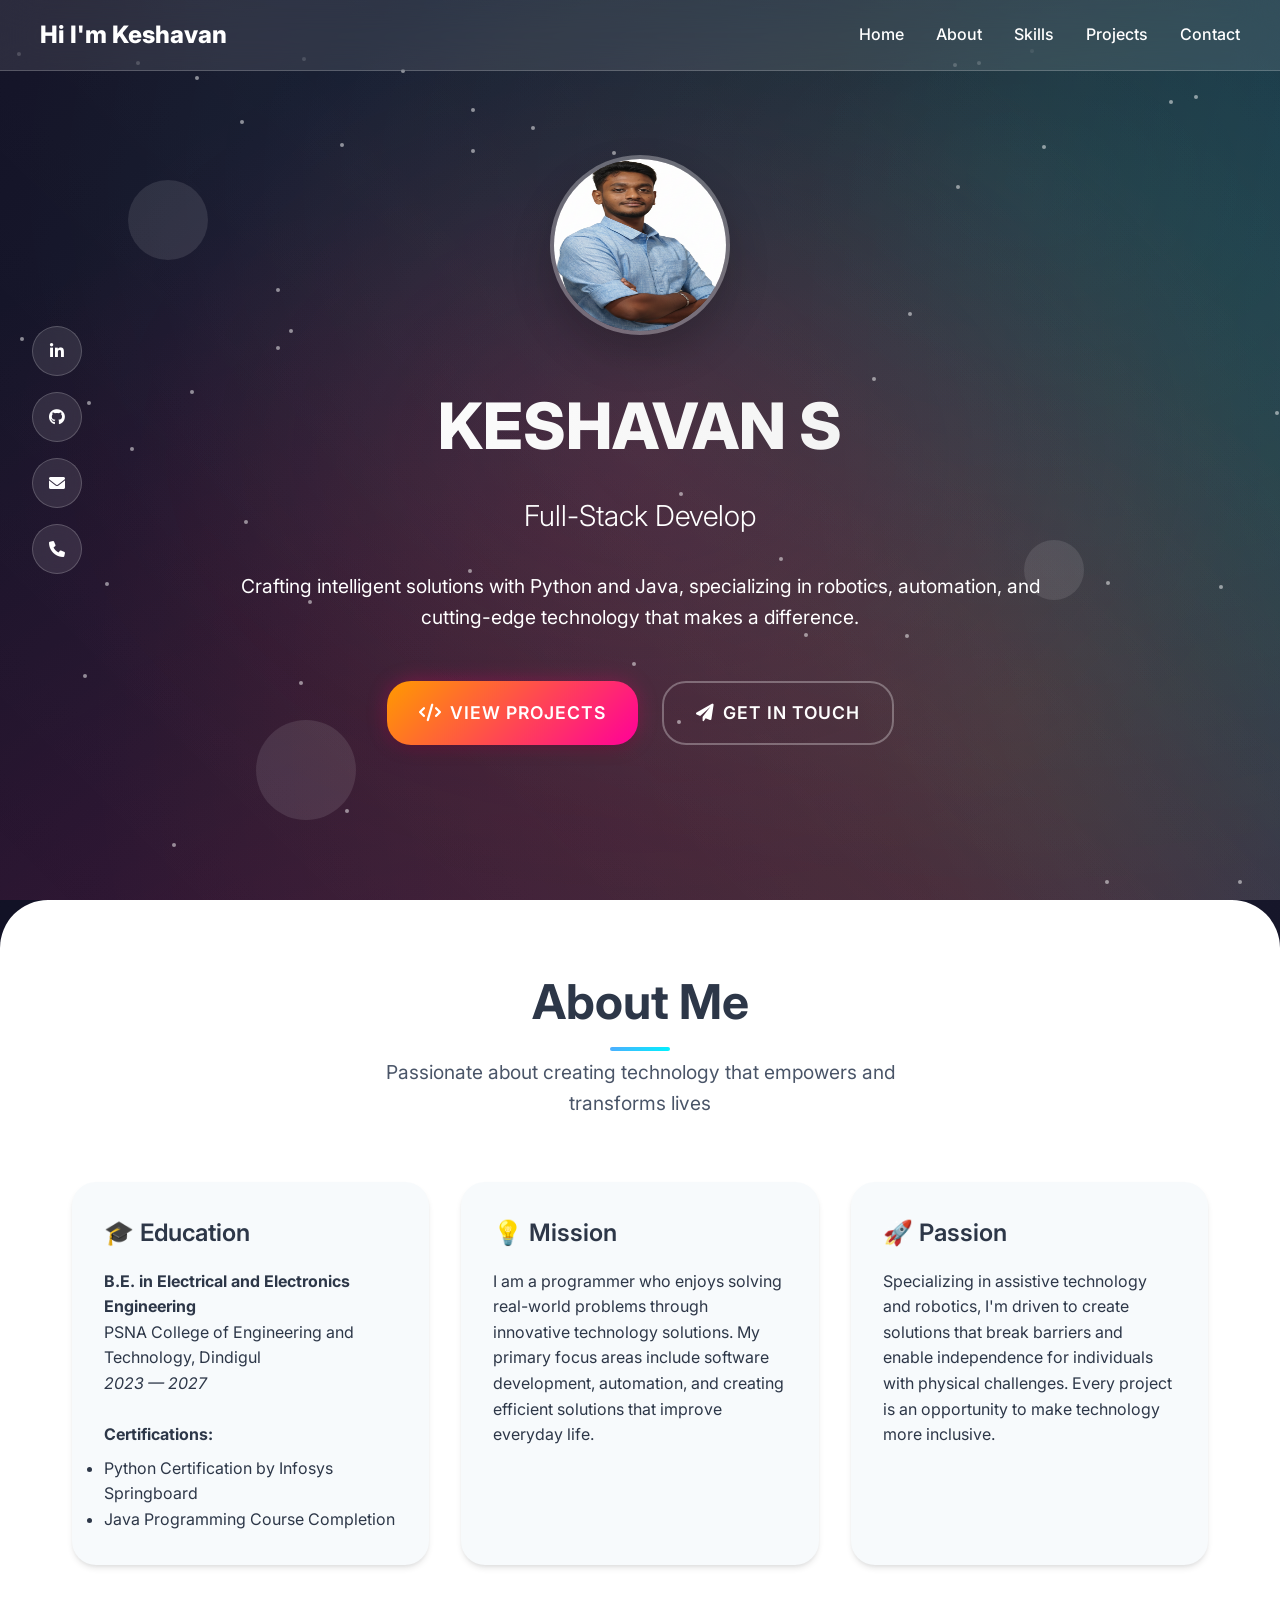
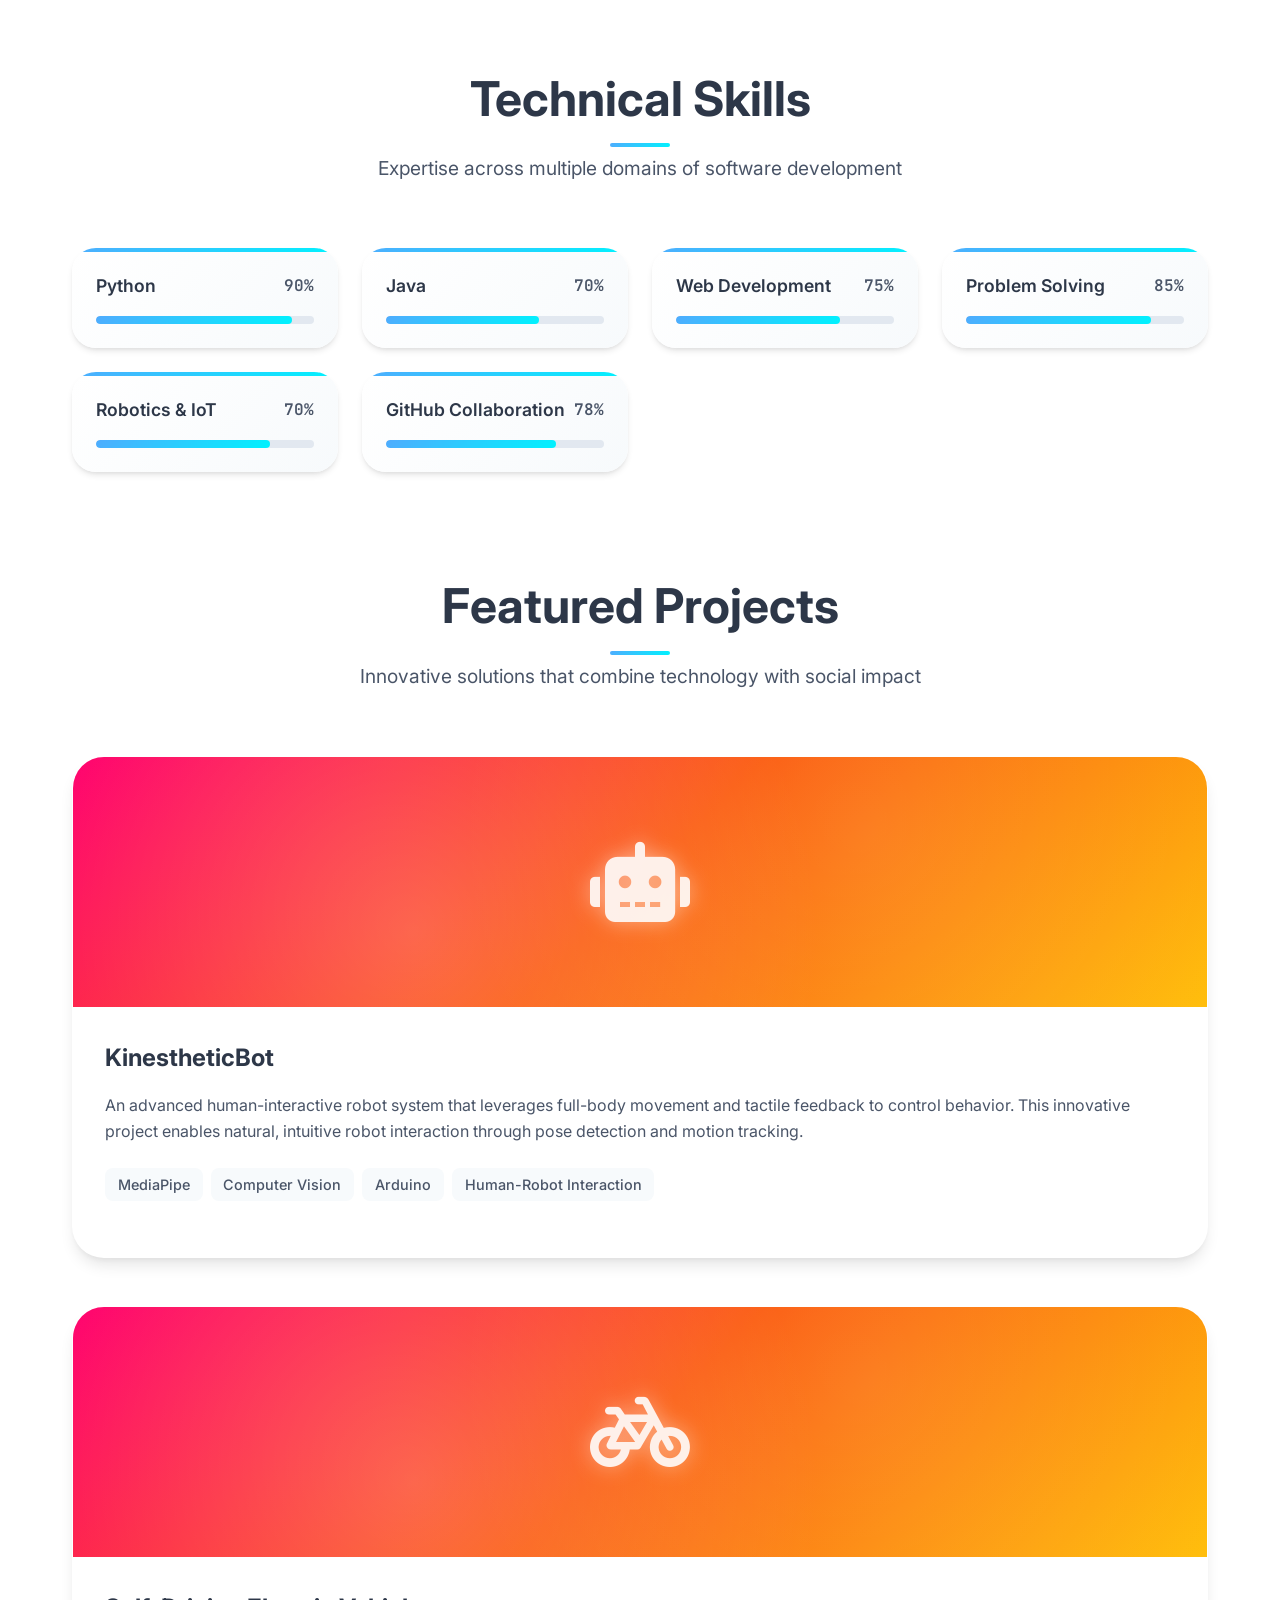
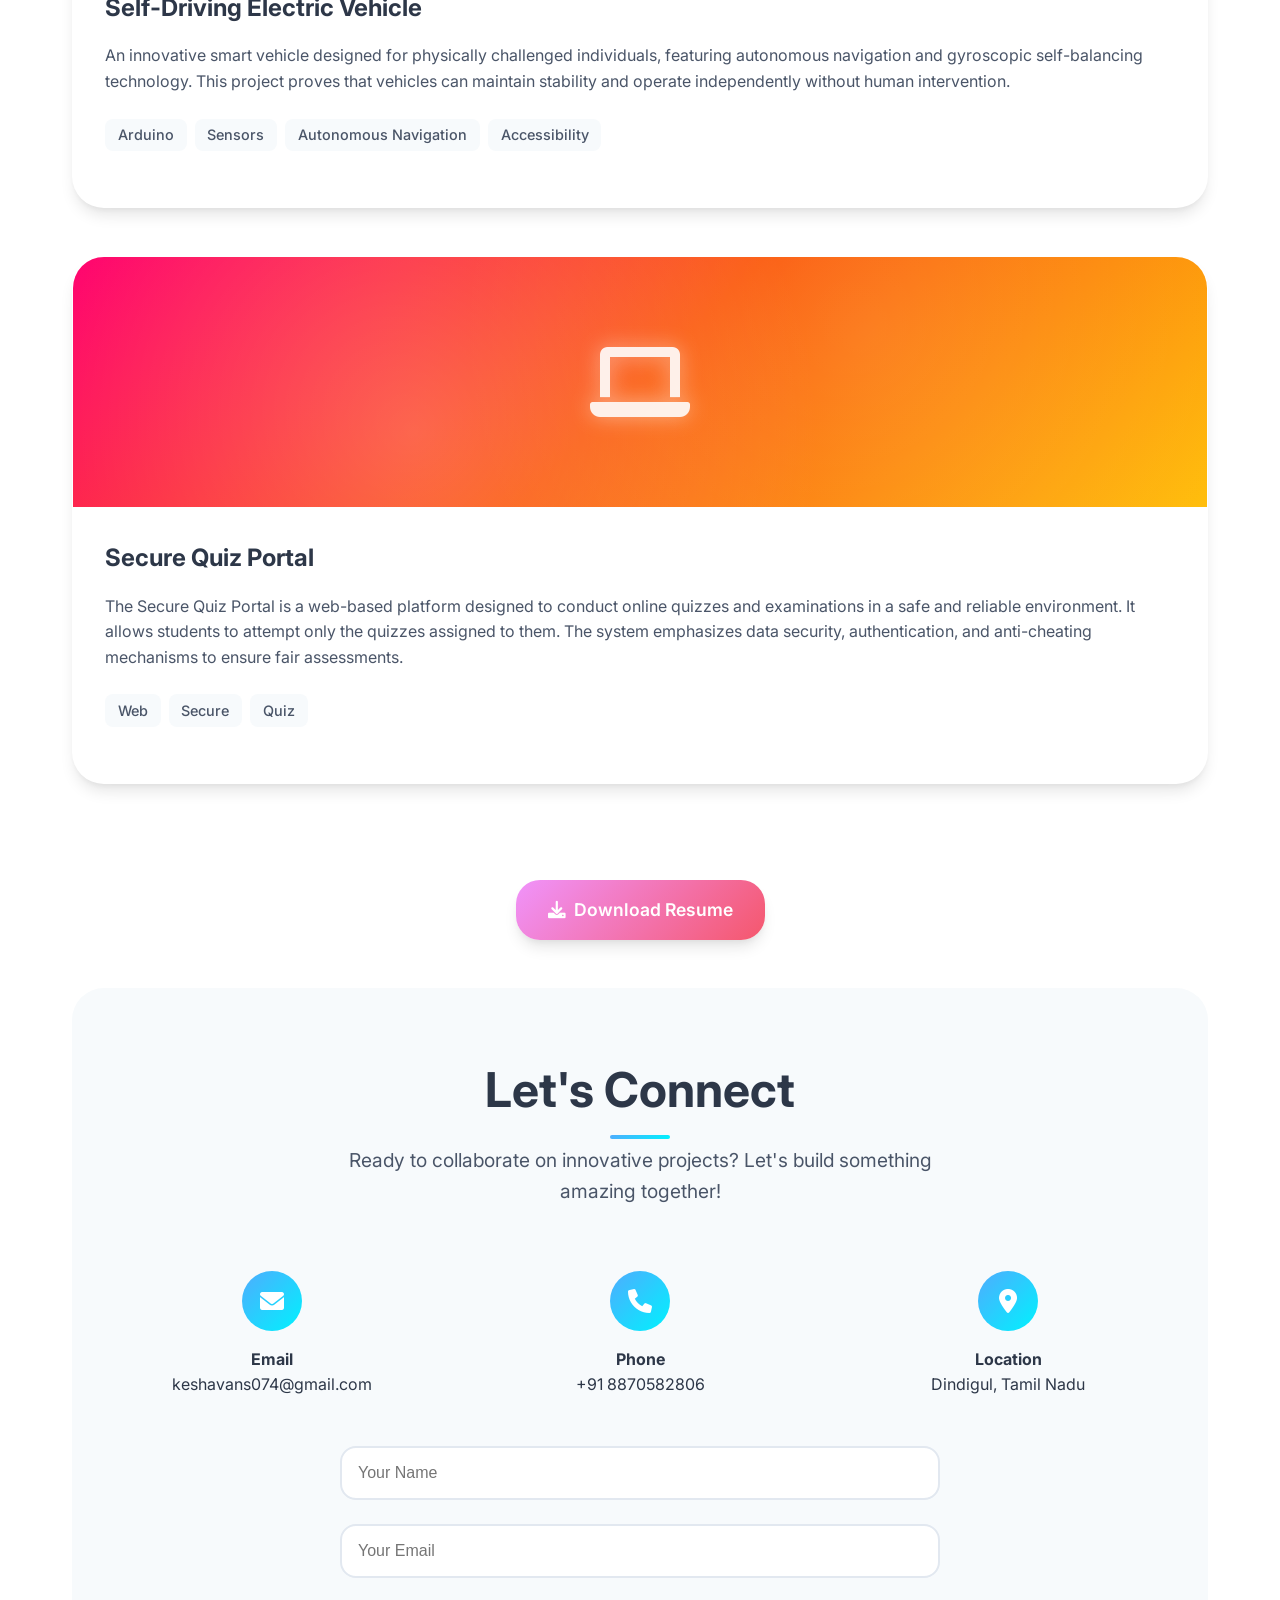
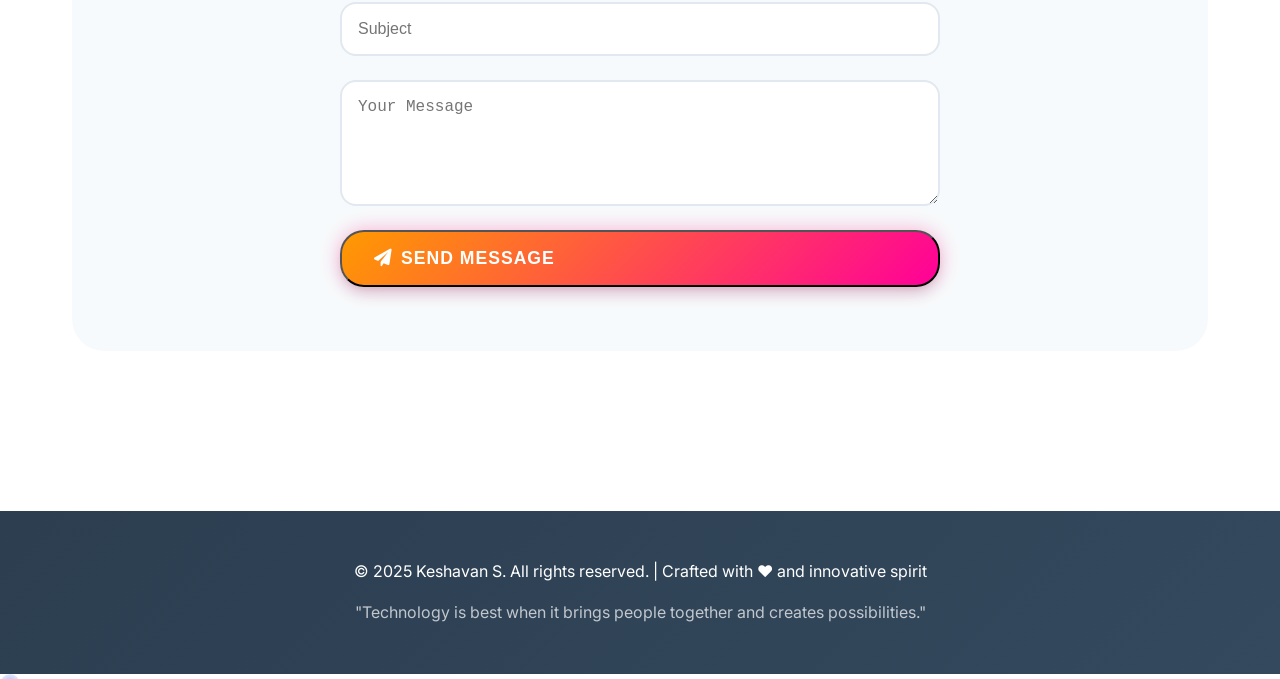
<file: index.html>
<!DOCTYPE html>
<html lang="en">
<head>
  <meta charset="UTF-8" />
  <meta name="viewport" content="width=device-width, initial-scale=1.0" />
  <link href="https://fonts.googleapis.com/css2?family=Inter:wght@300;400;500;600;700;800&family=JetBrains+Mono:wght@400;500;600&display=swap" rel="stylesheet">
  <link rel="stylesheet" href="https://cdnjs.cloudflare.com/ajax/libs/font-awesome/6.0.0/css/all.min.css">
  <title>Keshavan S - Portfolio</title>
  <link rel="stylesheet" href="style.css" />
  <script src="https://cdn.jsdelivr.net/npm/aos@2.3.4/dist/aos.js"></script>
</head>


<body>
  <div class="animated-bg"></div>
  <div class="scroll-indicator" id="scrollIndicator"></div>

  <nav class="navbar" id="navbar">
    <div class="nav-content">
     <!-- <img src="K7.png" alt="Keshavan Profile" class="profile-pic" />-->
      <a href="#" class="logo">Hi I'm Keshavan</a>
      <ul class="nav-links">
        <li><a href="#home">Home</a></li>
        <li><a href="#about">About</a></li>
        <li><a href="#skills">Skills</a></li>
        <li><a href="#projects">Projects</a></li>
        <li><a href="#contact">Contact</a></li>
      </ul>
    </div>
  </nav>

  <div class="social-links">
    <a href="https://www.linkedin.com/in/keshavan-s-7044b62ba" target="_blank" class="social-link">
      <i class="fab fa-linkedin-in"></i>
    </a>
    <a href="https://github.com/Kesh-2006-VNR" target="_blank" class="social-link">
      <i class="fab fa-github"></i>
    </a>
    <a href="mailto:keshavans074@gmail.com" class="social-link">
      <i class="fas fa-envelope"></i>
    </a>
    <a href="tel:+918870582806" class="social-link">
      <i class="fas fa-phone"></i>
    </a>
  </div>

  <section class="hero" id="home">
    <div class="floating-elements">
      <div class="floating-element"></div>
      <div class="floating-element"></div>
      <div class="floating-element"></div>
    </div>
    
    <div class="hero-content">
      <img src="K7.png" alt="Keshavan Profile" class="profile-pic" />
      <h1>KESHAVAN S</h1>
      <p class="subtitle">Full-Stack Developer & Innovation Enthusiast</p>
      <p class="description">Crafting intelligent solutions with Python and Java, specializing in robotics, automation, and cutting-edge technology that makes a difference.</p>
      
      <div class="cta-buttons">
        <a href="#projects" class="btn btn-primary">
          <i class="fas fa-code"></i>
          View Projects
        </a>
        <a href="#contact" class="btn btn-secondary">
          <i class="fas fa-paper-plane"></i>
          Get In Touch
        </a>
      </div>
    </div>
  </section>

  <div class="main-content">
    <div class="container">
      <section class="section" id="about">
        <div class="section-header">
          <h2>About Me</h2>
          <p>Passionate about creating technology that empowers and transforms lives</p>
        </div>
        
        <div class="about-grid">
          <div class="about-card">
            <h3>🎓 Education</h3>
            <p><strong>B.E. in Electrical and Electronics Engineering</strong><br>
            PSNA College of Engineering and Technology, Dindigul<br>
            <em>2023 — 2027</em></p>
            <br>
            <p><strong>Certifications:</strong></p>
            <ul style="margin-top: 0.5rem;">
              <li>Python Certification by Infosys Springboard</li>
              <li>Java Programming Course Completion</li>
            </ul>
          </div>
          
          <div class="about-card">
            <h3>💡 Mission</h3>
            <p>I am a programmer who enjoys solving real-world problems through innovative technology solutions. My primary focus areas include software development, automation, and creating efficient solutions that improve everyday life.</p>
          </div>
          
          <div class="about-card">
            <h3>🚀 Passion</h3>
            <p>Specializing in assistive technology and robotics, I'm driven to create solutions that break barriers and enable independence for individuals with physical challenges. Every project is an opportunity to make technology more inclusive.</p>
          </div>
        </div>
      </section>

      <section class="section" id="skills">
        <div class="section-header">
          <h2>Technical Skills</h2>
          <p>Expertise across multiple domains of software development</p>
        </div>
        
        <div class="skills-grid">
          <div class="skill-card">
            <div class="skill-header">
              <span class="skill-name">Python</span>
              <span class="skill-percentage">90%</span>
            </div>
            <div class="skill-bar">
              <div class="skill-progress" style="width: 90%"></div>
            </div>
          </div>
          
          <div class="skill-card">
            <div class="skill-header">
              <span class="skill-name">Java</span>
              <span class="skill-percentage">70%</span>
            </div>
            <div class="skill-bar">
              <div class="skill-progress" style="width: 70%"></div>
            </div>
          </div>
          
          <div class="skill-card">
            <div class="skill-header">
              <span class="skill-name">Web Development</span>
              <span class="skill-percentage">75%</span>
            </div>
            <div class="skill-bar">
              <div class="skill-progress" style="width: 75%"></div>
            </div>
          </div>
          
          <div class="skill-card">
            <div class="skill-header">
              <span class="skill-name">Problem Solving</span>
              <span class="skill-percentage">85%</span>
            </div>
            <div class="skill-bar">
              <div class="skill-progress" style="width: 85%"></div>
            </div>
          </div>
          
          <div class="skill-card">
            <div class="skill-header">
              <span class="skill-name">Robotics & IoT</span>
              <span class="skill-percentage">70%</span>
            </div>
            <div class="skill-bar">
              <div class="skill-progress" style="width: 80%"></div>
            </div>
          </div>
          
          <div class="skill-card">
            <div class="skill-header">
              <span class="skill-name">GitHub Collaboration</span>
              <span class="skill-percentage">78%</span>
            </div>
            <div class="skill-bar">
              <div class="skill-progress" style="width: 78%"></div>
            </div>
          </div>
        </div>
      </section>

      <section class="section" id="projects">
        <div class="section-header">
          <h2>Featured Projects</h2>
          <p>Innovative solutions that combine technology with social impact</p>
        </div>
        
        <div class="projects-grid">
          <div class="project-card">
            <div class="project-image">
              <i class="fas fa-robot"></i>
            </div>
            <div class="project-content">
              <h3 class="project-title">KinestheticBot</h3>
              <p class="project-description">
                An advanced human-interactive robot system that leverages full-body movement and tactile feedback to control behavior. This innovative project enables natural, intuitive robot interaction through pose detection and motion tracking.
              </p>
              <div class="project-tags">
                <span class="tag">MediaPipe</span>
                <span class="tag">Computer Vision</span>
                <span class="tag">Arduino</span>
                <span class="tag">Human-Robot Interaction</span>
              </div>
            </div>
          </div>
        </div>
         <div class="projects-grid">
            <div class="project-card">
             <div class="project-image">
              <i class="fas fa-bicycle"></i>
              </div>
             <div class="project-content">
              <h3 class="project-title">Self-Driving Electric Vehicle</h3>
              <p class="project-description">
                An innovative smart vehicle designed for physically challenged individuals, featuring autonomous navigation and gyroscopic self-balancing technology. This project proves that vehicles can maintain stability and operate independently without human intervention.
              </p>
              <div class="project-tags">
                <span class="tag">Arduino</span>
                <span class="tag">Sensors</span>
                <span class="tag">Autonomous Navigation</span>
                <span class="tag">Accessibility</span>
              </div>
            </div>
          </div>
          </div>

          <div class="projects-grid">
            <div class="project-card">
             <div class="project-image">
              <i class="fas fa-laptop"></i>
              </div>
             <div class="project-content">
              <h3 class="project-title">Secure Quiz Portal</h3>
              <p class="project-description">
                The Secure Quiz Portal is a web-based platform designed to conduct online quizzes and examinations in a safe and reliable environment. It allows students to attempt only the quizzes assigned to them. The system emphasizes data security, authentication, and anti-cheating mechanisms to ensure fair assessments.
              </p>
              <div class="project-tags">
                <span class="tag">Web</span>
                <span class="tag">Secure</span>
                <span class="tag">Quiz</span>
              </div>
            </div>
          </div>
          </div>

      </section>

      <section class="resume-download">
        <a href="KESHAVAN_S.pdf" class="resume-btn" onclick="downloadResume()">
          <i class="fas fa-download"></i>
          Download Resume
        </a>
      </section>

      <section class="section contact-section" id="contact">
        <div class="section-header">
          <h2>Let's Connect</h2>
          <p>Ready to collaborate on innovative projects? Let's build something amazing together!</p>
        </div>
        
        <div class="contact-info">
          <div class="contact-item">
            <div class="contact-icon">
              <i class="fas fa-envelope"></i>
            </div>
            <div>
              <h4>Email</h4>
              <p>keshavans074@gmail.com</p>
            </div>
          </div>
          
          <div class="contact-item">
            <div class="contact-icon">
              <i class="fas fa-phone"></i>
            </div>
            <div>
              <h4>Phone</h4>
              <p>+91 8870582806</p>
            </div>
          </div>
          
          <div class="contact-item">
            <div class="contact-icon">
              <i class="fas fa-map-marker-alt"></i>
            </div>
            <div>
              <h4>Location</h4>
              <p>Dindigul, Tamil Nadu</p>
            </div>
          </div>
        </div>
        
        <form class="contact-form" onsubmit="handleFormSubmit(event)">
          <div class="form-group">
            <input type="text" class="form-input" placeholder="Your Name" required>
          </div>
          <div class="form-group">
            <input type="email" class="form-input" placeholder="Your Email" required>
          </div>
          <div class="form-group">
            <input type="text" class="form-input" placeholder="Subject" required>
          </div>
          <div class="form-group">
            <textarea class="form-input" rows="5" placeholder="Your Message" required></textarea>
          </div>
          <button type="submit" class="btn btn-primary">
            <i class="fas fa-paper-plane"></i>
            Send Message
          </button>
        </form>
      </section>
    </div>
  </div>

  <footer class="footer">
    <div class="footer-content">
      <p>&copy; 2025 Keshavan S. All rights reserved. | Crafted with ❤️ and innovative spirit</p>
      <p style="margin-top: 1rem; opacity: 0.7;">
        "Technology is best when it brings people together and creates possibilities."
      </p>
    </div>
  </footer>

  <div id="progress-bar"></div>
  <script src="script.js"></script>
</body>
</html>
</file>
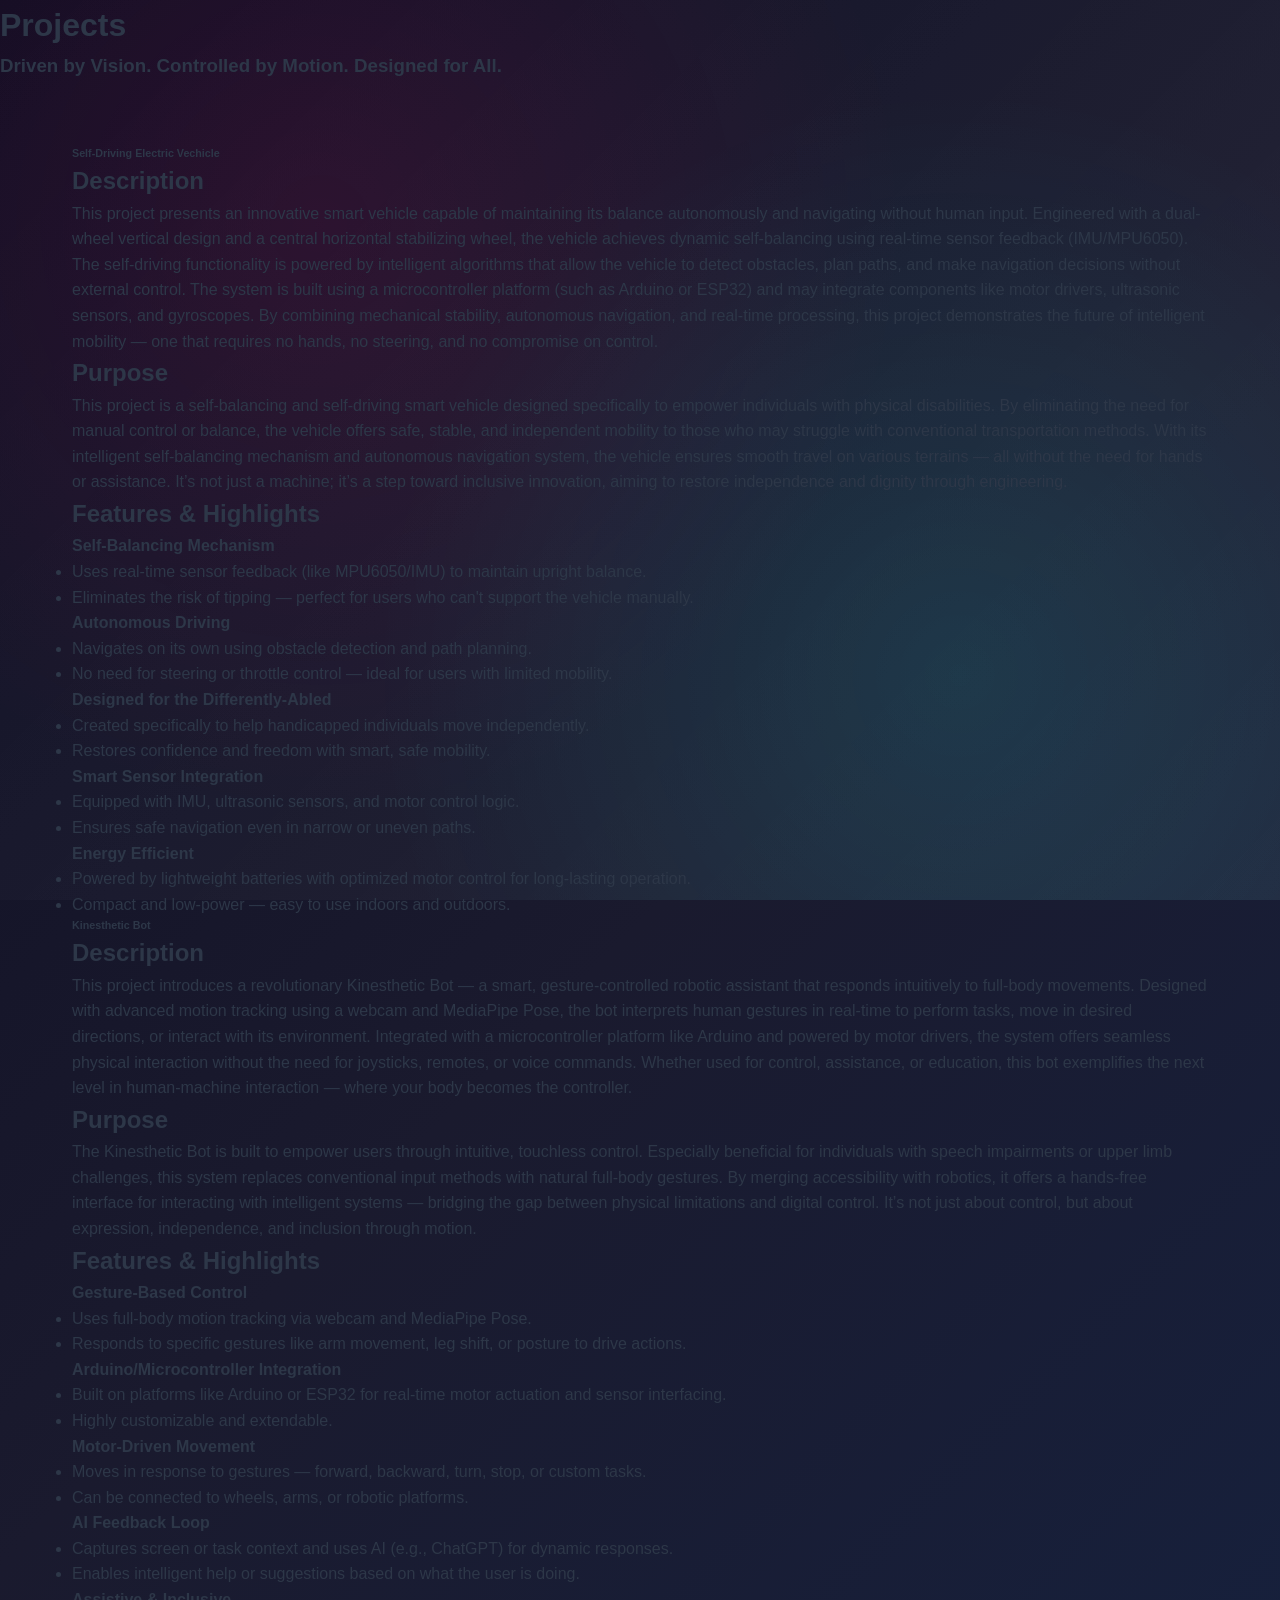
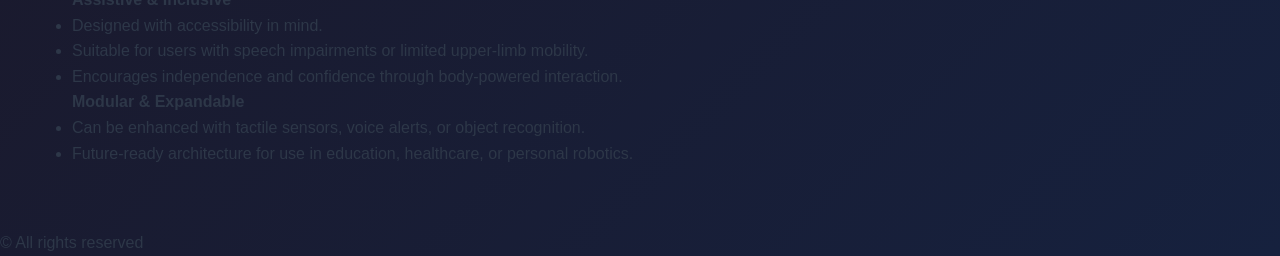
<file: Ev.html>
<!DOCTYPE html>
<html lang="en">

<head>
  <meta charset="UTF-8" />
  <meta name="viewport" content="width=device-width, initial-scale=1.0" />
  <title>EV</title>
  <link href="https://fonts.googleapis.com/css2?family=Outfit:wght@400;600;700&display=swap" rel="stylesheet">
  <link rel="stylesheet" href="style.css" />
  <script src="https://cdn.jsdelivr.net/npm/aos@2.3.4/dist/aos.js"></script>
  <link href="https://cdn.jsdelivr.net/npm/aos@2.3.4/dist/aos.css" rel="stylesheet">
  <link rel="icon" href="K7.png" type="image/png">
</head>

<body>
      <header>
      <!--<a href="index.html">Home</a>-->
      <h1>Projects</h1>
      <h3>Driven by Vision. Controlled by Motion. Designed for All.</h3>
    </header>
  <div class="container">
<section class="EV">
  <h6>Self-Driving Electric Vechicle</h6>
    <section class="About">
      <h2>Description</h2>
      <p>
        This project presents an innovative smart vehicle capable of maintaining its balance autonomously and navigating
        without human input.
        Engineered with a dual-wheel vertical design and a central horizontal stabilizing wheel, the vehicle achieves
        dynamic self-balancing using real-time sensor feedback (IMU/MPU6050).
        The self-driving functionality is powered by intelligent algorithms that allow the vehicle to detect obstacles,
        plan paths, and make navigation decisions without external control.
        The system is built using a microcontroller platform (such as Arduino or ESP32) and may integrate components
        like motor drivers, ultrasonic sensors, and gyroscopes.
        By combining mechanical stability, autonomous navigation, and real-time processing, this project demonstrates
        the future of intelligent mobility — one that requires no hands, no steering, and no compromise on control.
      </p>
    </section>

    <section class="Purpose">
      <h2>Purpose</h2>
      <p>
        This project is a self-balancing and self-driving smart vehicle designed specifically to empower individuals
        with physical disabilities.
        By eliminating the need for manual control or balance, the vehicle offers safe, stable, and independent mobility
        to those who may struggle with conventional transportation methods.
        With its intelligent self-balancing mechanism and autonomous navigation system, the vehicle ensures smooth
        travel on various terrains — all without the need for hands or assistance.
        It’s not just a machine; it’s a step toward inclusive innovation, aiming to restore independence and dignity
        through engineering.
      </p>
    </section>

    <section>
      <h2>Features & Highlights</h2>

      <p><strong>Self-Balancing Mechanism</strong></p>
      <ul>
        <li>Uses real-time sensor feedback (like MPU6050/IMU) to maintain upright balance.</li>
        <li>Eliminates the risk of tipping — perfect for users who can't support the vehicle manually.</li>
      </ul>

      <p><strong>Autonomous Driving</strong></p>
      <ul>
        <li>Navigates on its own using obstacle detection and path planning.</li>
        <li>No need for steering or throttle control — ideal for users with limited mobility.</li>
      </ul>

      <p><strong>Designed for the Differently-Abled</strong></p>
      <ul>
        <li>Created specifically to help handicapped individuals move independently.</li>
        <li>Restores confidence and freedom with smart, safe mobility.</li>
      </ul>

      <p><strong>Smart Sensor Integration</strong></p>
      <ul>
        <li>Equipped with IMU, ultrasonic sensors, and motor control logic.</li>
        <li>Ensures safe navigation even in narrow or uneven paths.</li>
      </ul>

      <p><strong>Energy Efficient</strong></p>
      <ul>
        <li>Powered by lightweight batteries with optimized motor control for long-lasting operation.</li>
        <li>Compact and low-power — easy to use indoors and outdoors.</li>
      </ul>
    </section>
</section>
<section class="Bot">
<h6>Kinesthetic Bot</h6>

 <section class="About">
      <h2>Description</h2>
      <p>
        This project introduces a revolutionary Kinesthetic Bot — a smart, gesture-controlled robotic assistant that responds intuitively to full-body movements. 
        Designed with advanced motion tracking using a webcam and MediaPipe Pose, the bot interprets human gestures in real-time to perform tasks, move in desired directions, or interact with its environment. 
        Integrated with a microcontroller platform like Arduino and powered by motor drivers, the system offers seamless physical interaction without the need for joysticks, remotes, or voice commands. Whether used for control, assistance, or education, this bot exemplifies the next level in human-machine interaction — where your body becomes the controller.
      </p>
    </section>

    <section class="Purpose">
      <h2>Purpose</h2>
      <p>
       The Kinesthetic Bot is built to empower users through intuitive, touchless control. 
       Especially beneficial for individuals with speech impairments or upper limb challenges, this system replaces conventional input methods with natural full-body gestures. 
       By merging accessibility with robotics, it offers a hands-free interface for interacting with intelligent systems — bridging the gap between physical limitations and digital control. 
       It’s not just about control, but about expression, independence, and inclusion through motion.
    </section>

     <section>
      <h2>Features & Highlights</h2>

      <p><strong>Gesture-Based Control</strong></p>
      <ul>
        <li>Uses full-body motion tracking via webcam and MediaPipe Pose.</li>
        <li>Responds to specific gestures like arm movement, leg shift, or posture to drive actions.</li>
      </ul>

      <p><strong> Arduino/Microcontroller Integration</strong></p>
      <ul>
        <li>Built on platforms like Arduino or ESP32 for real-time motor actuation and sensor interfacing.</li>
        <li>Highly customizable and extendable.</li>
      </ul>

      <p><strong>Motor-Driven Movement</strong></p>
      <ul>
        <li>Moves in response to gestures — forward, backward, turn, stop, or custom tasks.</li>
        <li>Can be connected to wheels, arms, or robotic platforms.</li>
      </ul>

      <p><strong>AI Feedback Loop</strong></p>
      <ul>
        <li>Captures screen or task context and uses AI (e.g., ChatGPT) for dynamic responses.</li>
        <li>Enables intelligent help or suggestions based on what the user is doing.</li>
      </ul>

      <p><strong>Assistive & Inclusive</strong></p>
      <ul>
        <li>Designed with accessibility in mind.</li>
        <li>Suitable for users with speech impairments or limited upper-limb mobility.</li>
        <li>Encourages independence and confidence through body-powered interaction.</li>
      </ul>

     <p><strong>Modular & Expandable</strong></p>
      <ul>
        <li>Can be enhanced with tactile sensors, voice alerts, or object recognition.</li>
        <li>Future-ready architecture for use in education, healthcare, or personal robotics.</li>
      </ul>

    </section>

</section>

  </div>
      <!-- Footer -->
    <footer>
      <p>&copy; All rights reserved</p>
    </footer>

    <div id="progress-bar"></div>
  <script src="script.js"></script>
</body>

</html>
</file>
<file: style.css>
:root {
      --primary-gradient: linear-gradient(135deg, #667eea 0%, #764ba2 100%);
      --secondary-gradient: linear-gradient(135deg, #f093fb 0%, #f5576c 100%);
      --accent-gradient: linear-gradient(135deg, #4facfe 0%, #00f2fe 100%);
      --neon-gradient: linear-gradient(135deg, #ff006e 0%, #fb5607 50%, #ffbe0b 100%);
      --cyber-gradient: linear-gradient(135deg, #0f0f23 0%, #1a1a2e 50%, #16213e 100%);
      --glow-gradient: linear-gradient(135deg, #ff9a00 0%, #ff0099 100%);
      --dark-gradient: linear-gradient(135deg, #2c3e50 0%, #34495e 100%);
      --glass-bg: rgba(255, 255, 255, 0.1);
      --glass-border: rgba(255, 255, 255, 0.2);
      --text-primary: #2d3748;
      --text-secondary: #4a5568;
      --text-muted: #718096;
      --surface: #ffffff;
      --surface-elevated: #f7fafc;
      --shadow-sm: 0 1px 3px 0 rgba(0, 0, 0, 0.1), 0 1px 2px 0 rgba(0, 0, 0, 0.06);
      --shadow-md: 0 4px 6px -1px rgba(0, 0, 0, 0.1), 0 2px 4px -1px rgba(0, 0, 0, 0.06);
      --shadow-lg: 0 10px 15px -3px rgba(0, 0, 0, 0.1), 0 4px 6px -2px rgba(0, 0, 0, 0.05);
      --shadow-xl: 0 20px 25px -5px rgba(0, 0, 0, 0.1), 0 10px 10px -5px rgba(0, 0, 0, 0.04);
      --shadow-neon: 0 0 20px rgba(255, 0, 110, 0.3), 0 0 40px rgba(255, 0, 110, 0.2);
      --border-radius-sm: 0.5rem;
      --border-radius-md: 1rem;
      --border-radius-lg: 1.5rem;
      --border-radius-xl: 2rem;
    }

    * {
      margin: 0;
      padding: 0;
      box-sizing: border-box;
    }

    body {
      font-family: 'Inter', -apple-system, BlinkMacSystemFont, sans-serif;
      line-height: 1.6;
      color: var(--text-primary);
      background: var(--cyber-gradient);
      min-height: 100vh;
      overflow-x: hidden;
      position: relative;
    }

    body::before {
      content: '';
      position: fixed;
      top: 0;
      left: 0;
      width: 100%;
      height: 100%;
      background: 
        radial-gradient(circle at 25% 25%, rgba(255, 0, 110, 0.1) 0%, transparent 50%),
        radial-gradient(circle at 75% 75%, rgba(0, 255, 255, 0.1) 0%, transparent 50%),
        linear-gradient(135deg, transparent 0%, rgba(255, 255, 255, 0.05) 100%);
      z-index: -1;
      animation: morphing 15s ease-in-out infinite;
    }

    @keyframes morphing {
      0%, 100% { 
        background: 
          radial-gradient(circle at 25% 25%, rgba(255, 0, 110, 0.1) 0%, transparent 50%),
          radial-gradient(circle at 75% 75%, rgba(0, 255, 255, 0.1) 0%, transparent 50%);
      }
      50% { 
        background: 
          radial-gradient(circle at 75% 25%, rgba(0, 255, 255, 0.1) 0%, transparent 50%),
          radial-gradient(circle at 25% 75%, rgba(255, 0, 110, 0.1) 0%, transparent 50%);
      }
    }

    .animated-bg {
      position: fixed;
      top: 0;
      left: 0;
      width: 100%;
      height: 100%;
      z-index: -1;
      background: var(--cyber-gradient);
      overflow: hidden;
    }

    .animated-bg::before {
      content: '';
      position: absolute;
      top: 0;
      left: 0;
      width: 200%;
      height: 200%;
      background-image: 
        radial-gradient(circle at 20% 80%, rgba(255, 0, 110, 0.2) 0%, transparent 50%),
        radial-gradient(circle at 80% 20%, rgba(0, 255, 255, 0.2) 0%, transparent 50%),
        radial-gradient(circle at 40% 40%, rgba(255, 153, 0, 0.15) 0%, transparent 50%);
      animation: float 25s ease-in-out infinite, rotate 30s linear infinite;
    }

    @keyframes rotate {
      0% { transform: rotate(0deg) scale(1); }
      50% { transform: rotate(180deg) scale(1.1); }
      100% { transform: rotate(360deg) scale(1); }
    }

    @keyframes float {
      0%, 100% { transform: translate(0, 0) rotate(0deg); }
      33% { transform: translate(30px, -30px) rotate(120deg); }
      66% { transform: translate(-20px, 20px) rotate(240deg); }
    }

    .navbar {
      position: fixed;
      top: 0;
      left: 0;
      right: 0;
      z-index: 1000;
      padding: 1rem 2rem;
      background: rgba(255, 255, 255, 0.1);
      backdrop-filter: blur(20px);
      border-bottom: 1px solid var(--glass-border);
      transition: all 0.3s ease;
    }

    .navbar.scrolled {
      background: rgba(255, 255, 255, 0.95);
      backdrop-filter: blur(20px);
      box-shadow: var(--shadow-md);
    }

    .nav-content {
      max-width: 1200px;
      margin: 0 auto;
      display: flex;
      justify-content: space-between;
      align-items: center;
    }

    .logo {
      font-weight: 800;
      font-size: 1.5rem;
      color: white;
      text-decoration: none;
      transition: all 0.3s ease;
    }

    .navbar.scrolled .logo {
      color: var(--text-primary);
    }

    .nav-links {
      display: flex;
      gap: 2rem;
      list-style: none;
    }

    .nav-links a {
      color: white;
      text-decoration: none;
      font-weight: 500;
      position: relative;
      transition: all 0.3s ease;
    }

    .navbar.scrolled .nav-links a {
      color: var(--text-primary);
    }

    .nav-links a::after {
      content: '';
      position: absolute;
      bottom: -5px;
      left: 0;
      width: 0;
      height: 2px;
      background: var(--accent-gradient);
      transition: width 0.3s ease;
    }

    .nav-links a:hover::after {
      width: 100%;
    }

    .hero {
      min-height: 100vh;
      display: flex;
      align-items: center;
      justify-content: center;
      text-align: center;
      padding: 2rem;
      position: relative;
      background: 
        radial-gradient(ellipse at center, rgba(255, 0, 110, 0.1) 0%, transparent 70%),
        radial-gradient(ellipse at 80% 20%, rgba(0, 255, 255, 0.1) 0%, transparent 70%);
    }

    .hero::before {
      content: '';
      position: absolute;
      top: 0;
      left: 0;
      right: 0;
      bottom: 0;
      background: linear-gradient(45deg, transparent 0%, rgba(255, 255, 255, 0.03) 50%, transparent 100%);
      animation: shimmer 3s ease-in-out infinite;
    }

    @keyframes shimmer {
      0%, 100% { opacity: 0; }
      50% { opacity: 1; }
    }

    .hero-content {
      max-width: 800px;
      color: white;
      z-index: 2;
    }

    .profile-pic {
      width: 180px;
      height: 180px;
      border-radius: 50%;
      margin: 0 auto 2rem;
      border: 4px solid rgba(255, 255, 255, 0.3);
      box-shadow: 0 20px 40px rgba(0, 0, 0, 0.2);
      transition: all 0.5s ease;
      background: url('data:image/svg+xml,<svg xmlns="http://www.w3.org/2000/svg" viewBox="0 0 200 200"><defs><linearGradient id="grad" x1="0%" y1="0%" x2="100%" y2="100%"><stop offset="0%" style="stop-color:%23667eea;stop-opacity:1" /><stop offset="100%" style="stop-color:%23764ba2;stop-opacity:1" /></linearGradient></defs><circle cx="100" cy="100" r="90" fill="url(%23grad)"/><circle cx="100" cy="80" r="30" fill="white" opacity="0.3"/><path d="M70 130 Q100 110 130 130 L130 160 Q100 140 70 160 Z" fill="white" opacity="0.3"/></svg>') center/cover;
    }

    .profile-pic:hover {
      transform: scale(1.1) rotate(5deg);
      box-shadow: 0 30px 60px rgba(0, 0, 0, 0.3);
    }

    .hero h1 {
      font-size: clamp(2.5rem, 5vw, 4rem);
      font-weight: 800;
      margin-bottom: 1rem;
      background: linear-gradient(135deg, #ffffff, #f0f0f0);
      -webkit-background-clip: text;
      -webkit-text-fill-color: transparent;
      background-clip: text;
      animation: fadeInUp 1s ease 0.3s both;
    }

    .hero .subtitle {
      font-size: clamp(1.2rem, 3vw, 1.8rem);
      font-weight: 300;
      margin-bottom: 2rem;
      opacity: 0.9;
      animation: fadeInUp 1s ease 0.5s both;
    }

    .hero .description {
      font-size: 1.2rem;
      margin-bottom: 3rem;
      opacity: 0.8;
      animation: fadeInUp 1s ease 0.7s both;
    }

    @keyframes fadeInUp {
      from {
        opacity: 0;
        transform: translateY(30px);
      }
      to {
        opacity: 1;
        transform: translateY(0);
      }
    }

    .cta-buttons {
      display: flex;
      gap: 1.5rem;
      justify-content: center;
      flex-wrap: wrap;
      animation: fadeInUp 1s ease 0.9s both;
    }

    .btn {
      padding: 1rem 2rem;
      border-radius: var(--border-radius-lg);
      text-decoration: none;
      font-weight: 600;
      font-size: 1.1rem;
      transition: all 0.4s cubic-bezier(0.175, 0.885, 0.32, 1.275);
      display: inline-flex;
      align-items: center;
      gap: 0.5rem;
      position: relative;
      overflow: hidden;
      text-transform: uppercase;
      letter-spacing: 1px;
    }

    .btn::before {
      content: '';
      position: absolute;
      top: 0;
      left: -100%;
      width: 100%;
      height: 100%;
      background: linear-gradient(90deg, transparent, rgba(255, 255, 255, 0.2), transparent);
      transition: left 0.5s;
    }

    .btn:hover::before {
      left: 100%;
    }

    .btn-primary {
      background: var(--glow-gradient);
      color: white;
      box-shadow: var(--shadow-lg), 0 0 20px rgba(255, 0, 110, 0.3);
    }

    .btn-secondary {
      background: transparent;
      color: white;
      border: 2px solid rgba(255, 255, 255, 0.3);
      backdrop-filter: blur(10px);
    }

    .btn:hover {
      transform: translateY(-3px) scale(1.05);
      box-shadow: var(--shadow-neon), var(--shadow-xl);
    }

    .btn-primary:hover {
      background: var(--neon-gradient);
      color: white;
      box-shadow: 0 0 30px rgba(255, 0, 110, 0.5), var(--shadow-xl);
    }

    .btn-secondary:hover {
      background: rgba(255, 255, 255, 0.1);
      border-color: rgba(255, 255, 255, 0.8);
      box-shadow: 0 0 20px rgba(255, 255, 255, 0.3);
    }

    .main-content {
      background: var(--surface);
      margin-top: 0;
      border-radius: 3rem 3rem 0 0;
      position: relative;
      z-index: 1;
    }

    .container {
      max-width: 1200px;
      margin: 0 auto;
      padding: 4rem 2rem;
    }

    .section {
      margin-bottom: 6rem;
      animation: fadeInUp 0.8s ease both;
    }

    .section-header {
      text-align: center;
      margin-bottom: 4rem;
    }

    .section-header h2 {
      font-size: clamp(2rem, 4vw, 3rem);
      font-weight: 700;
      margin-bottom: 1rem;
      position: relative;
    }

    .section-header h2::after {
      content: '';
      position: absolute;
      bottom: -10px;
      left: 50%;
      transform: translateX(-50%);
      width: 60px;
      height: 4px;
      background: var(--accent-gradient);
      border-radius: 2px;
    }

    .section-header p {
      font-size: 1.2rem;
      color: var(--text-secondary);
      max-width: 600px;
      margin: 0 auto;
    }

    .about-grid {
      display: grid;
      grid-template-columns: repeat(auto-fit, minmax(300px, 1fr));
      gap: 2rem;
      margin-top: 3rem;
    }

    .about-card {
      background: var(--surface-elevated);
      padding: 2rem;
      border-radius: var(--border-radius-lg);
      box-shadow: var(--shadow-md);
      transition: all 0.3s ease;
    }

    .about-card:hover {
      transform: translateY(-5px);
      box-shadow: var(--shadow-xl);
    }

    .about-card h3 {
      font-size: 1.5rem;
      font-weight: 600;
      margin-bottom: 1rem;
      color: var(--text-primary);
    }

    .skills-grid {
      display: grid;
      grid-template-columns: repeat(auto-fit, minmax(250px, 1fr));
      gap: 1.5rem;
    }

    .skill-card {
      background: linear-gradient(135deg, var(--surface), var(--surface-elevated));
      padding: 1.5rem;
      border-radius: var(--border-radius-lg);
      box-shadow: var(--shadow-md);
      transition: all 0.3s ease;
      position: relative;
      overflow: hidden;
    }

    .skill-card::before {
      content: '';
      position: absolute;
      top: 0;
      left: 0;
      width: 100%;
      height: 4px;
      background: var(--accent-gradient);
    }

    .skill-card:hover {
      transform: translateY(-5px);
      box-shadow: var(--shadow-xl);
    }

    .skill-header {
      display: flex;
      justify-content: space-between;
      align-items: center;
      margin-bottom: 1rem;
    }

    .skill-name {
      font-weight: 600;
      font-size: 1.1rem;
    }

    .skill-percentage {
      font-weight: 600;
      color: var(--text-secondary);
      font-family: 'JetBrains Mono', monospace;
    }

    .skill-bar {
      height: 8px;
      background: #e2e8f0;
      border-radius: 4px;
      overflow: hidden;
    }

    .skill-progress {
      height: 100%;
      background: var(--accent-gradient);
      border-radius: 4px;
      transition: width 1s ease;
      position: relative;
    }

    .projects-grid {
      display: grid;
      grid-template-columns: repeat(auto-fit, minmax(400px, 1fr));
      gap: 3rem;
      margin-top: 3rem;
    }

    .project-card {
      background: var(--surface);
      border-radius: var(--border-radius-xl);
      overflow: hidden;
      box-shadow: var(--shadow-lg);
      transition: all 0.4s cubic-bezier(0.175, 0.885, 0.32, 1.275);
      position: relative;
      border: 1px solid rgba(255, 255, 255, 0.1);
    }

    .project-card::before {
      content: '';
      position: absolute;
      top: 0;
      left: 0;
      right: 0;
      bottom: 0;
      background: var(--neon-gradient);
      opacity: 0;
      transition: opacity 0.3s ease;
      z-index: -1;
    }

    .project-card:hover {
      transform: translateY(-15px) rotateX(5deg);
      box-shadow: var(--shadow-neon), var(--shadow-xl);
    }

    .project-card:hover::before {
      opacity: 0.05;
    }

    .project-card:nth-child(1) {
      order: 2;
    }

    .project-card:nth-child(2) {
      order: 1;
    }

    .project-image {
      height: 250px;
      position: relative;
      display: flex;
      align-items: center;
      justify-content: center;
      overflow: hidden;
    }

    .project-card:nth-child(1) .project-image {
      background: var(--neon-gradient);
    }

    .project-card:nth-child(2) .project-image {
      background: var(--glow-gradient);
    }

    .project-image::before {
      content: '';
      position: absolute;
      top: 0;
      left: 0;
      right: 0;
      bottom: 0;
      background: 
        radial-gradient(circle at 30% 70%, rgba(255, 255, 255, 0.2) 0%, transparent 50%),
        radial-gradient(circle at 70% 30%, rgba(255, 255, 255, 0.1) 0%, transparent 50%);
      animation: pulse 4s ease-in-out infinite;
    }

    @keyframes pulse {
      0%, 100% { opacity: 0.5; }
      50% { opacity: 1; }
    }

    .project-image i {
      font-size: 5rem;
      color: white;
      opacity: 0.9;
      z-index: 2;
      position: relative;
      text-shadow: 0 0 20px rgba(255, 255, 255, 0.5);
      animation: float-icon 6s ease-in-out infinite;
    }

    @keyframes float-icon {
      0%, 100% { transform: translateY(0px) rotate(0deg); }
      50% { transform: translateY(-10px) rotate(5deg); }
    }

    .project-content {
      padding: 2rem;
    }

    .project-title {
      font-size: 1.5rem;
      font-weight: 700;
      margin-bottom: 1rem;
      color: var(--text-primary);
    }

    .project-description {
      color: var(--text-secondary);
      margin-bottom: 1.5rem;
      line-height: 1.6;
    }

    .project-tags {
      display: flex;
      flex-wrap: wrap;
      gap: 0.5rem;
      margin-bottom: 1.5rem;
    }

    .tag {
      padding: 0.3rem 0.8rem;
      background: var(--surface-elevated);
      border-radius: var(--border-radius-sm);
      font-size: 0.9rem;
      font-weight: 500;
      color: var(--text-secondary);
    }

    .project-links {
      display: flex;
      gap: 1rem;
    }

    .contact-section {
      background: var(--surface-elevated);
      padding: 4rem 2rem;
      border-radius: var(--border-radius-xl);
      text-align: center;
    }

    .contact-info {
      display: grid;
      grid-template-columns: repeat(auto-fit, minmax(250px, 1fr));
      gap: 2rem;
      margin: 3rem 0;
    }

    .contact-item {
      display: flex;
      flex-direction: column;
      align-items: center;
      gap: 1rem;
    }

    .contact-icon {
      width: 60px;
      height: 60px;
      background: var(--accent-gradient);
      border-radius: 50%;
      display: flex;
      align-items: center;
      justify-content: center;
      color: white;
      font-size: 1.5rem;
    }

    .contact-form {
      max-width: 600px;
      margin: 0 auto;
      display: grid;
      gap: 1.5rem;
    }

    .form-group {
      display: flex;
      flex-direction: column;
      gap: 0.5rem;
    }

    .form-input {
      padding: 1rem;
      border: 2px solid #e2e8f0;
      border-radius: var(--border-radius-md);
      font-size: 1rem;
      transition: all 0.3s ease;
      background: var(--surface);
    }

    .form-input:focus {
      outline: none;
      border-color: #667eea;
      box-shadow: 0 0 0 3px rgba(102, 126, 234, 0.1);
    }

    .social-links {
      position: fixed;
      left: 2rem;
      top: 50%;
      transform: translateY(-50%);
      display: flex;
      flex-direction: column;
      gap: 1rem;
      z-index: 100;
    }

    .social-link {
      width: 50px;
      height: 50px;
      background: rgba(255, 255, 255, 0.1);
      backdrop-filter: blur(10px);
      border-radius: 50%;
      display: flex;
      align-items: center;
      justify-content: center;
      color: white;
      text-decoration: none;
      transition: all 0.3s ease;
      border: 1px solid rgba(255, 255, 255, 0.2);
    }

    .social-link:hover {
      background: var(--accent-gradient);
      transform: translateX(5px);
    }

    .scroll-indicator {
      position: fixed;
      top: 0;
      left: 0;
      width: 0;
      height: 4px;
      background: var(--accent-gradient);
      z-index: 9999;
      transition: width 0.1s ease;
    }

    .floating-elements {
      position: absolute;
      top: 0;
      left: 0;
      width: 100%;
      height: 100%;
      overflow: hidden;
      z-index: 1;
    }

    .floating-element {
      position: absolute;
      background: rgba(255, 255, 255, 0.1);
      border-radius: 50%;
      animation: float-random 15s infinite linear;
    }

    .floating-element:nth-child(1) { width: 80px; height: 80px; top: 20%; left: 10%; animation-delay: 0s; }
    .floating-element:nth-child(2) { width: 60px; height: 60px; top: 60%; left: 80%; animation-delay: 2s; }
    .floating-element:nth-child(3) { width: 100px; height: 100px; top: 80%; left: 20%; animation-delay: 4s; }

    @keyframes float-random {
      0% { transform: translate(0, 0) rotate(0deg); }
      25% { transform: translate(50px, -30px) rotate(90deg); }
      50% { transform: translate(-20px, -60px) rotate(180deg); }
      75% { transform: translate(-40px, -20px) rotate(270deg); }
      100% { transform: translate(0, 0) rotate(360deg); }
    }

    @media (max-width: 768px) {
      .nav-links { display: none; }
      .social-links { display: none; }
      .projects-grid { grid-template-columns: 1fr; }
      .cta-buttons { flex-direction: column; align-items: center; }
      .container { padding: 2rem 1rem; }
    }

    .resume-download {
      text-align: center;
      margin: 3rem 0;
    }

    .resume-btn {
      display: inline-flex;
      align-items: center;
      gap: 0.5rem;
      padding: 1rem 2rem;
      background: var(--secondary-gradient);
      color: white;
      text-decoration: none;
      border-radius: var(--border-radius-lg);
      font-weight: 600;
      font-size: 1.1rem;
      box-shadow: var(--shadow-lg);
      transition: all 0.3s ease;
    }

    .resume-btn:hover {
      transform: translateY(-3px);
      box-shadow: var(--shadow-xl);
    }

    .footer {
      background: var(--dark-gradient);
      color: white;
      text-align: center;
      padding: 3rem 2rem;
    }

    .footer-content {
      max-width: 1200px;
      margin: 0 auto;
    }
</file>
